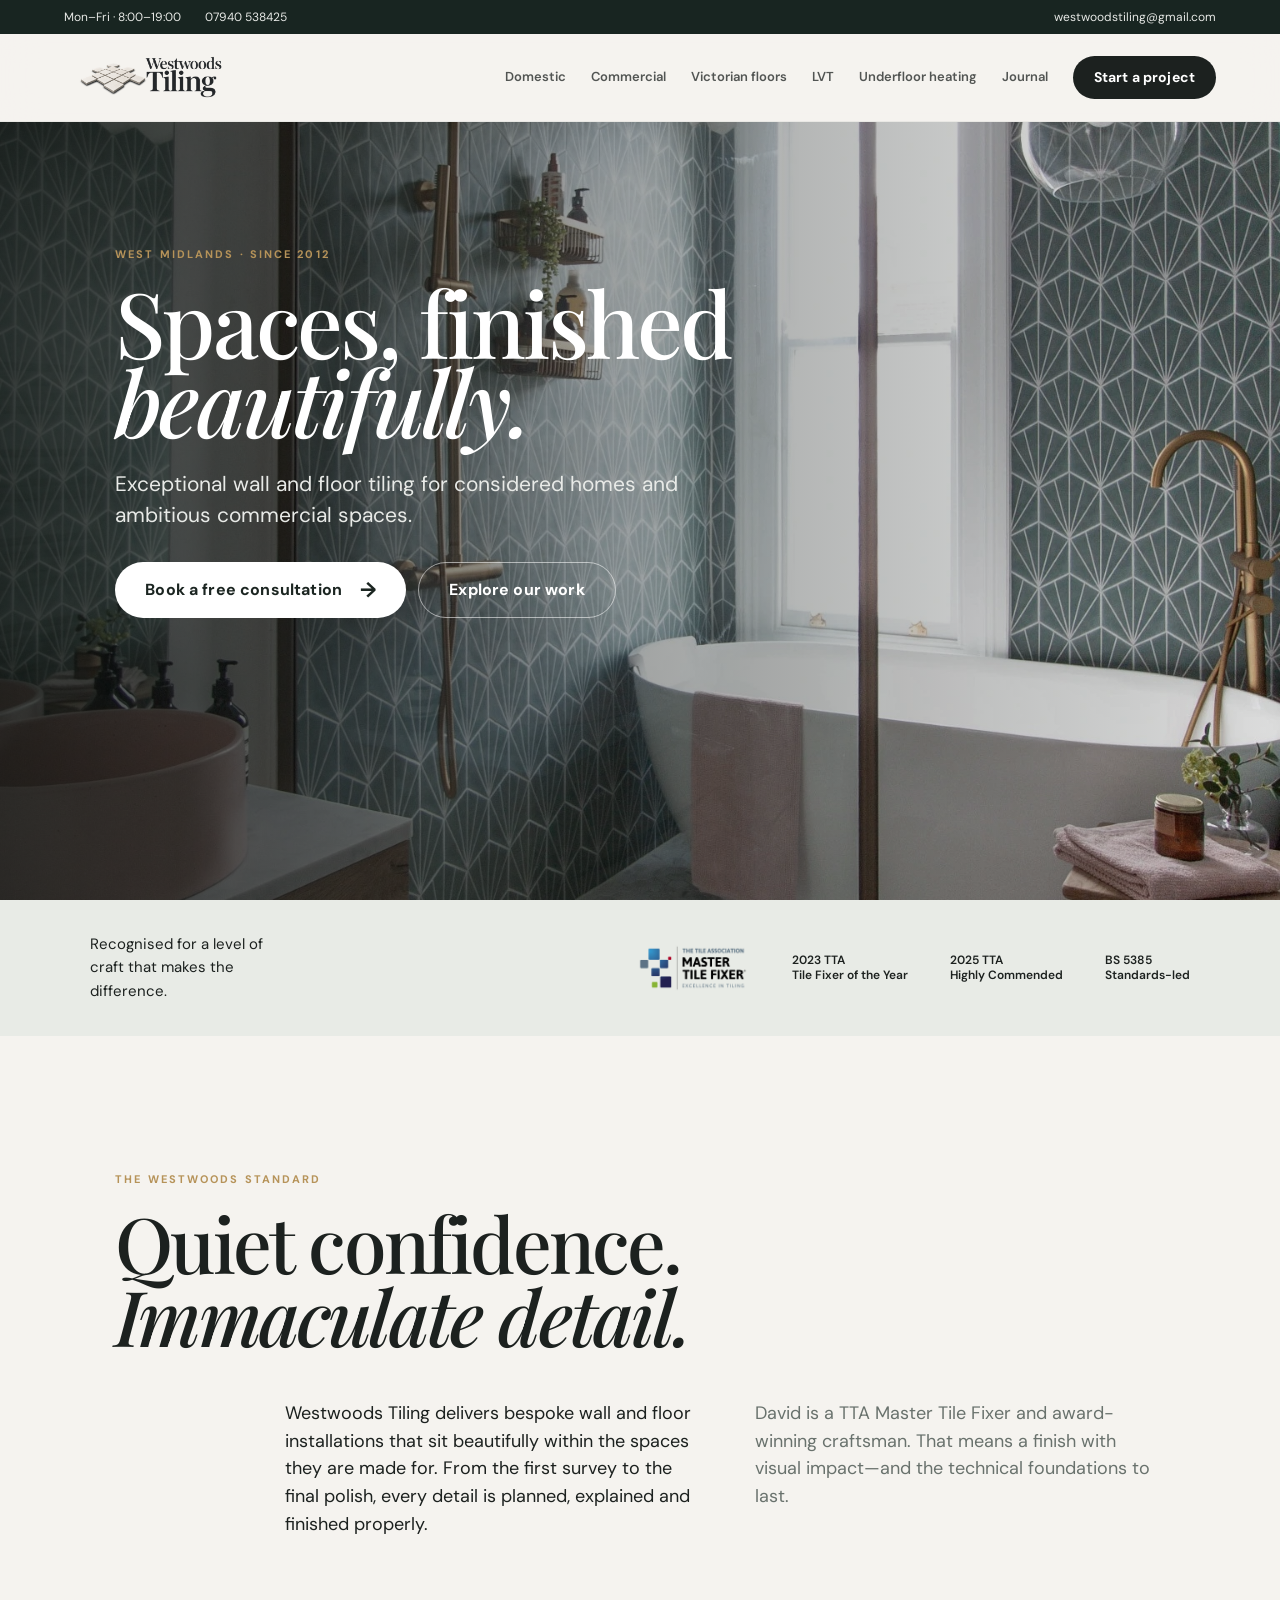
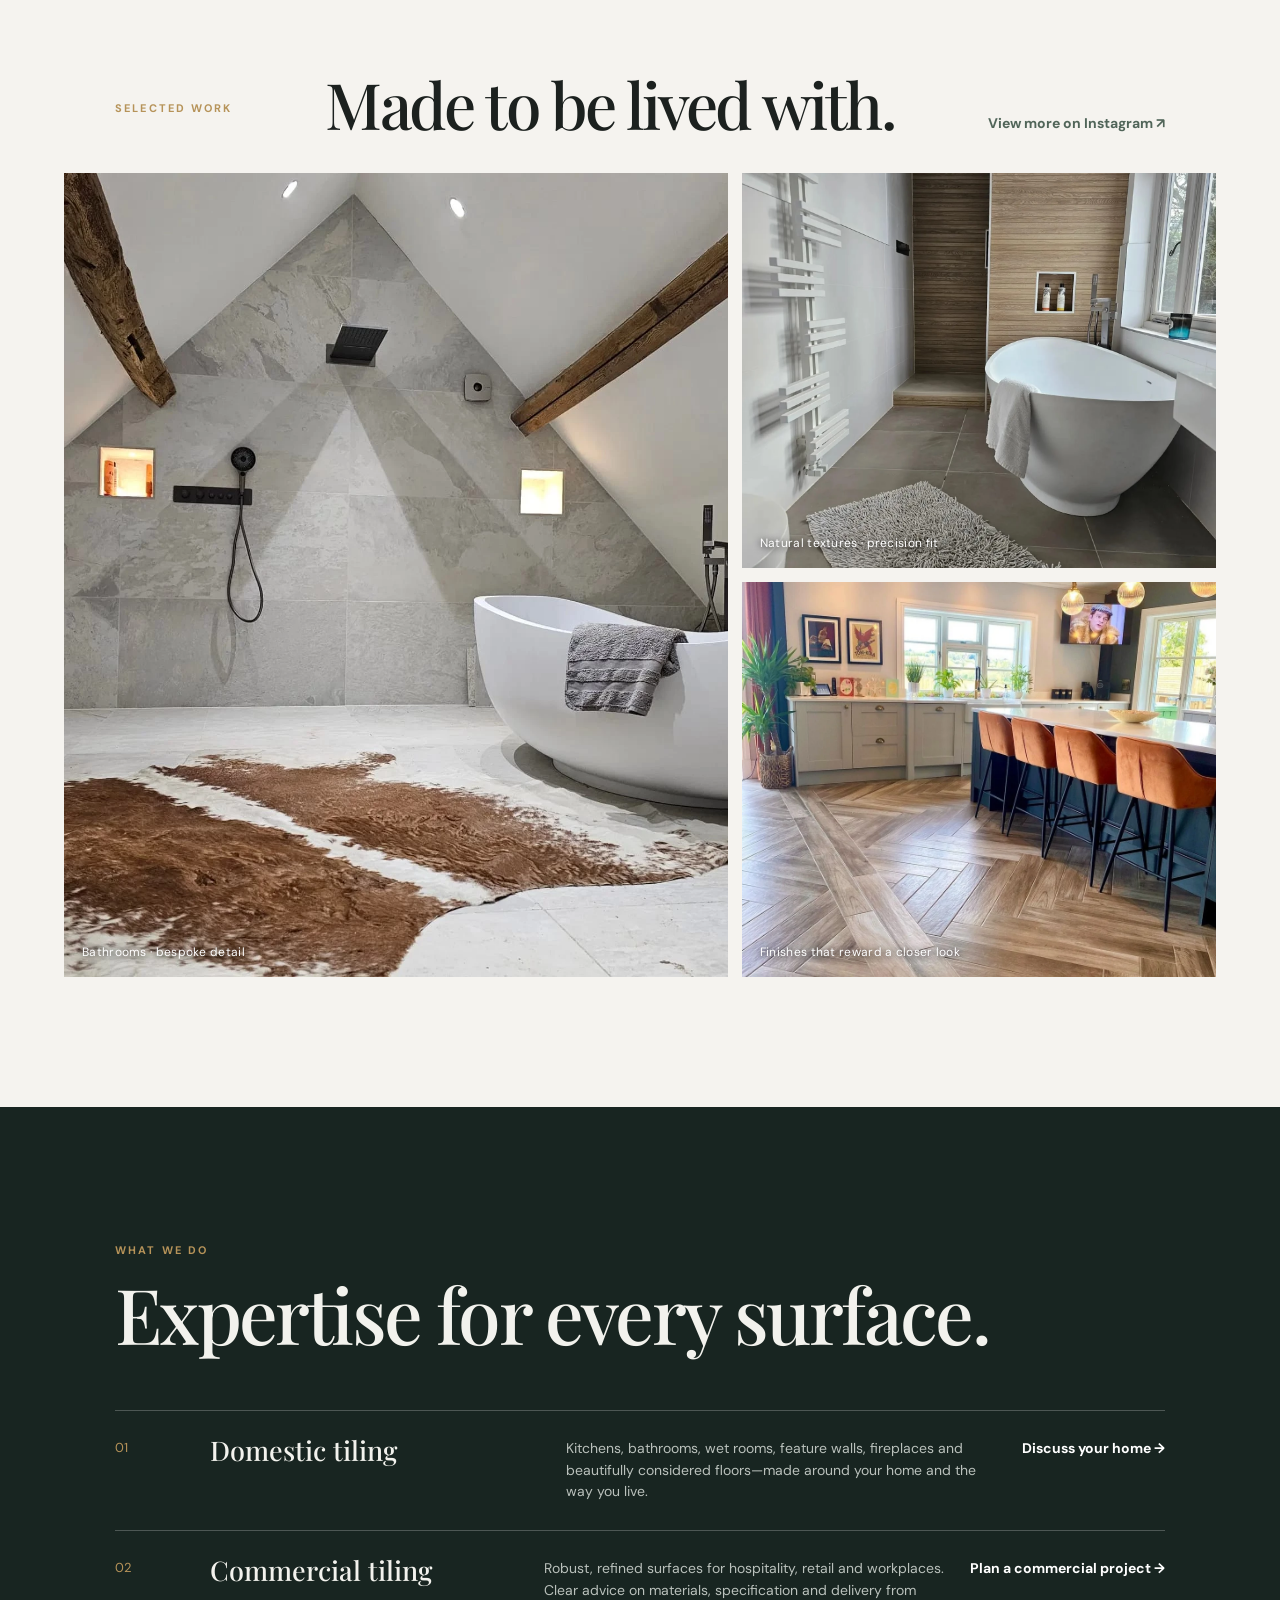
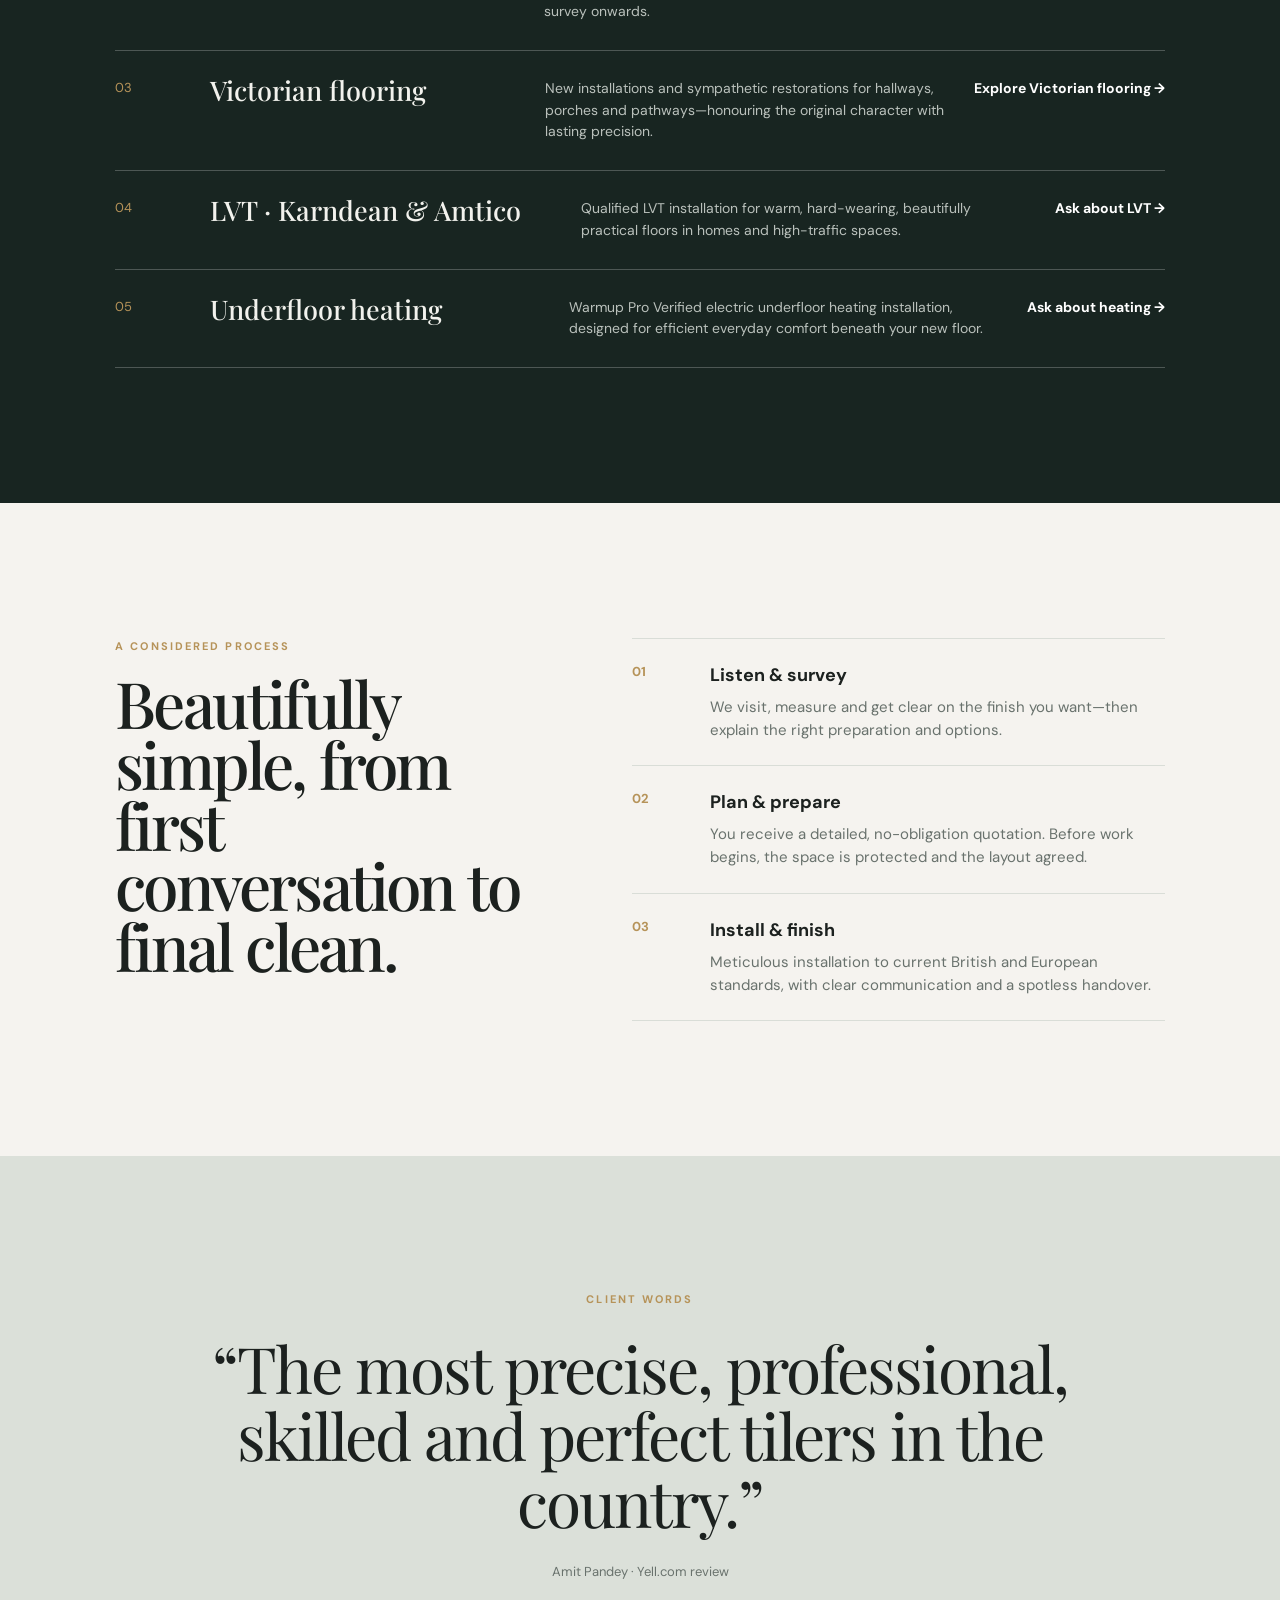
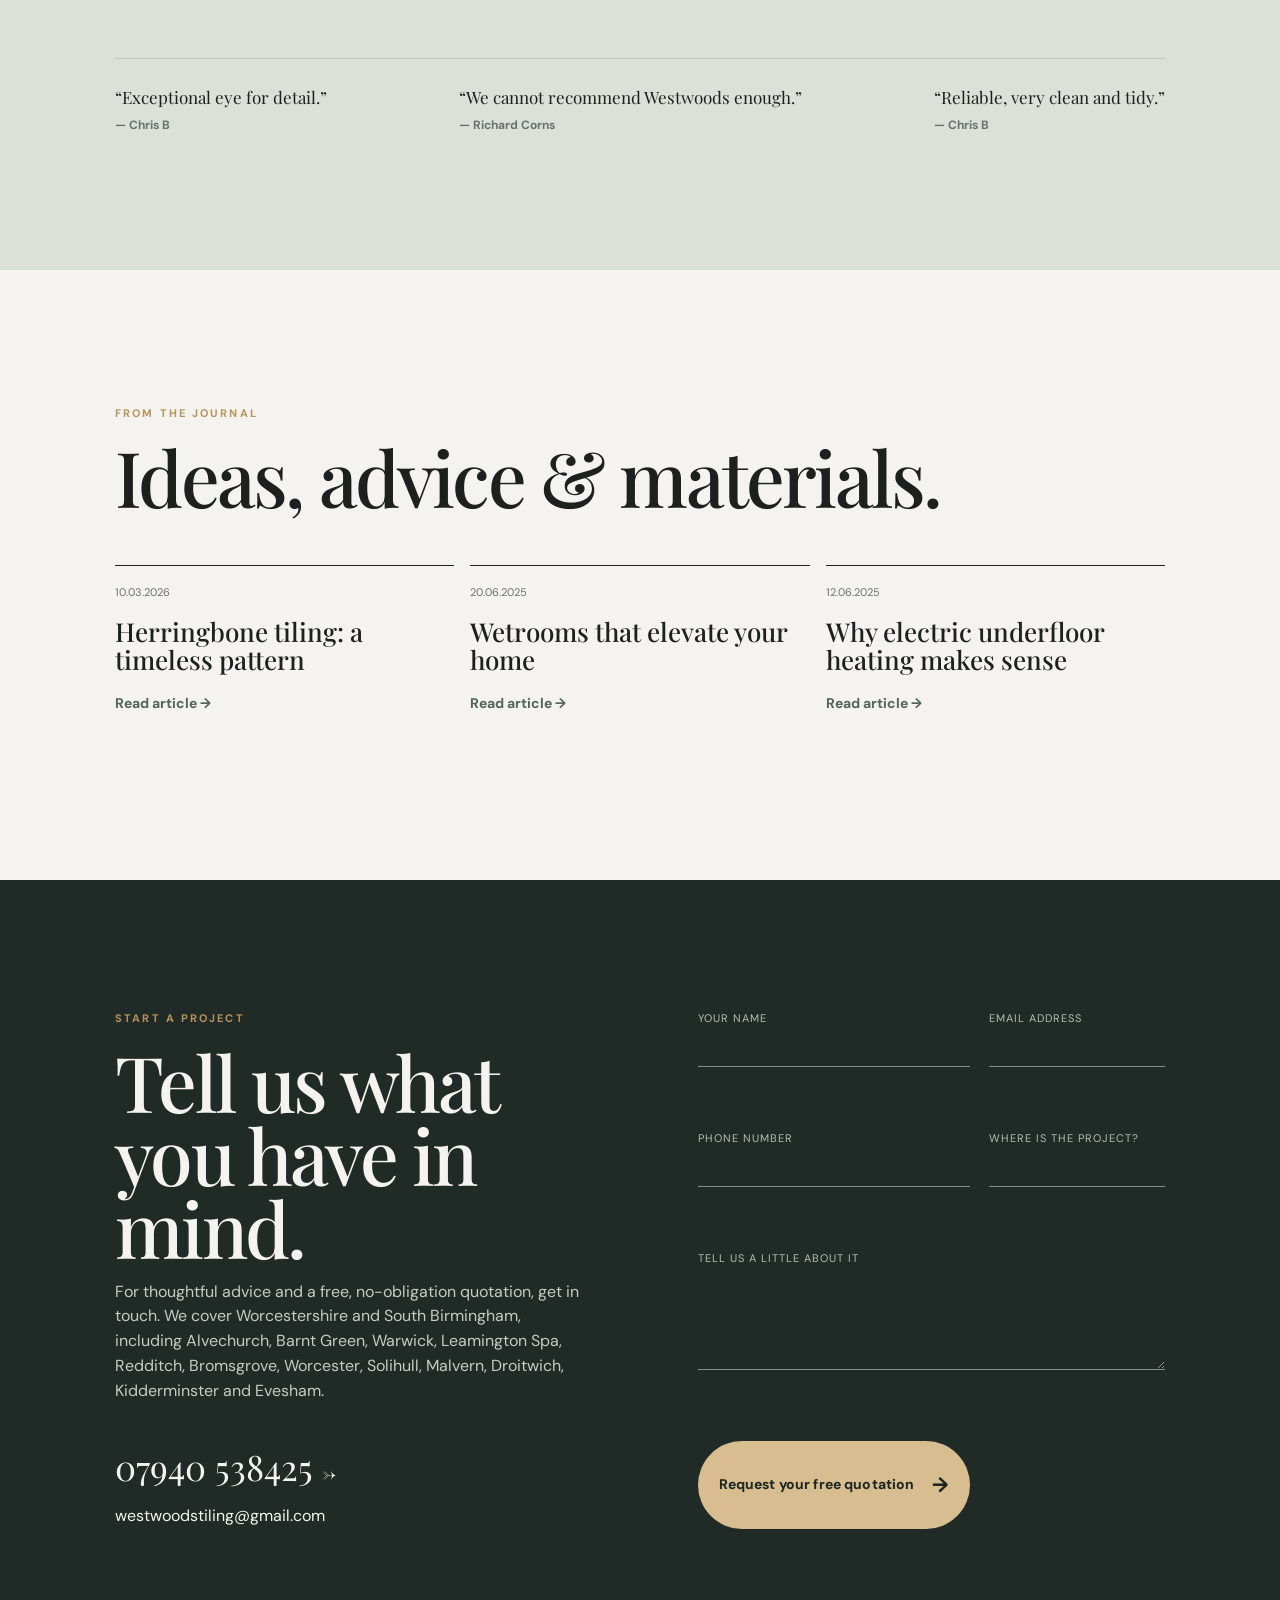
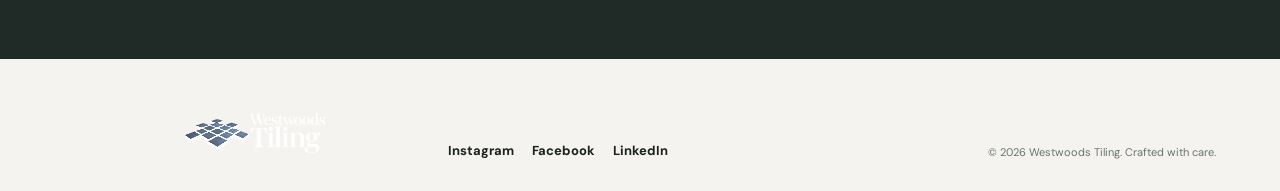
<file: index.html>
<!doctype html>
<html lang="en-GB">
<head>
  <meta charset="utf-8"><meta name="viewport" content="width=device-width,initial-scale=1">
  <meta name="description" content="Award-winning bespoke wall and floor tiling across Worcestershire and South Birmingham."><meta http-equiv="Cache-Control" content="no-cache, no-store, must-revalidate">
  <title>Westwoods Tiling | Award-winning craftsmanship</title>
  <link rel="preconnect" href="https://fonts.googleapis.com"><link rel="preconnect" href="https://fonts.gstatic.com" crossorigin>
  <link href="https://fonts.googleapis.com/css2?family=DM+Sans:wght@400;500;600;700&family=Playfair+Display:wght@500;600&display=swap" rel="stylesheet">
  <link rel="stylesheet" href="assets/styles.css?v=20260831-5">
</head>
<body>
  <div class="utility"><span>Mon–Fri · 8:00–19:00</span><a href="tel:07940538425">07940 538425</a><a href="mailto:westwoodstiling@gmail.com">westwoodstiling@gmail.com</a></div>
  <header><a class="brand" href="#top" aria-label="Westwoods Tiling home"><img src="assets/images/westwoods-wordmark-premium.png" alt="Westwoods Tiling"></a><button class="menu" aria-expanded="false" aria-controls="nav">Menu <i></i></button><nav id="nav"><a href="domestic.html">Domestic</a><a href="commercial.html">Commercial</a><a href="victorian.html">Victorian floors</a><a href="lvt.html">LVT</a><a href="heating.html">Underfloor heating</a><a href="blog.html">Journal</a><a href="contact.html" class="nav-cta">Start a project</a></nav></header>
  <main id="top">
    <section class="hero"><img src="assets/images/hero.webp" alt="A beautifully tiled bathroom by Westwoods Tiling"><div class="hero-shade"></div><div class="hero-copy"><p class="eyebrow">West Midlands · Since 2012</p><h1>Spaces, finished <em>beautifully.</em></h1><p>Exceptional wall and floor tiling for considered homes and ambitious commercial spaces.</p><div class="actions"><a class="button primary" href="#contact">Book a free consultation <span>→</span></a><a class="button ghost" href="#work">Explore our work</a></div></div><div class="scroll">Scroll to discover <span>↓</span></div></section>
    <section class="proof"><p>Recognised for a level of craft that makes the difference.</p><div><img src="assets/images/master-tile-fixer.png" alt="TTA Master Tile Fixer"><b>2023 TTA<br>Tile Fixer of the Year</b><b>2025 TTA<br>Highly Commended</b><b>BS 5385<br>Standards-led</b></div></section>
    <section class="intro"><p class="eyebrow">The Westwoods standard</p><h2>Quiet confidence.<br><em>Immaculate detail.</em></h2><div class="split"><p>Westwoods Tiling delivers bespoke wall and floor installations that sit beautifully within the spaces they are made for. From the first survey to the final polish, every detail is planned, explained and finished properly.</p><p>David is a TTA Master Tile Fixer and award-winning craftsman. That means a finish with visual impact—and the technical foundations to last.</p></div></section>
    <section class="work" id="work"><div class="section-head"><p class="eyebrow">Selected work</p><h2>Made to be lived with.</h2><a href="https://www.instagram.com/westwoodstiling" target="_blank" rel="noopener">View more on Instagram ↗</a></div><div class="gallery"><figure class="large"><img src="assets/images/loft.webp" alt="Loft bathroom tiling project"><figcaption>Bathrooms · bespoke detail</figcaption></figure><figure><img src="assets/images/wood.webp" alt="Wood effect tiled bathroom"><figcaption>Natural textures · precision fit</figcaption></figure><figure><img src="assets/images/work.webp" alt="Detailed tiling installation"><figcaption>Finishes that reward a closer look</figcaption></figure></div></section>
    <section class="services"><p class="eyebrow">What we do</p><h2>Expertise for every surface.</h2><div class="service-grid">
      <article id="domestic"><span>01</span><h3>Domestic tiling</h3><p>Kitchens, bathrooms, wet rooms, feature walls, fireplaces and beautifully considered floors—made around your home and the way you live.</p><a href="#contact">Discuss your home →</a></article>
      <article id="commercial"><span>02</span><h3>Commercial tiling</h3><p>Robust, refined surfaces for hospitality, retail and workplaces. Clear advice on materials, specification and delivery from survey onwards.</p><a href="#contact">Plan a commercial project →</a></article>
      <article id="victorian"><span>03</span><h3>Victorian flooring</h3><p>New installations and sympathetic restorations for hallways, porches and pathways—honouring the original character with lasting precision.</p><a href="#contact">Explore Victorian flooring →</a></article>
      <article id="lvt"><span>04</span><h3>LVT · Karndean &amp; Amtico</h3><p>Qualified LVT installation for warm, hard-wearing, beautifully practical floors in homes and high-traffic spaces.</p><a href="#contact">Ask about LVT →</a></article>
      <article id="heating"><span>05</span><h3>Underfloor heating</h3><p>Warmup Pro Verified electric underfloor heating installation, designed for efficient everyday comfort beneath your new floor.</p><a href="#contact">Ask about heating →</a></article>
    </div></section>
    <section class="process"><div><p class="eyebrow">A considered process</p><h2>Beautifully simple, from first conversation to final clean.</h2></div><ol><li><b>01</b><div><h3>Listen &amp; survey</h3><p>We visit, measure and get clear on the finish you want—then explain the right preparation and options.</p></div></li><li><b>02</b><div><h3>Plan &amp; prepare</h3><p>You receive a detailed, no-obligation quotation. Before work begins, the space is protected and the layout agreed.</p></div></li><li><b>03</b><div><h3>Install &amp; finish</h3><p>Meticulous installation to current British and European standards, with clear communication and a spotless handover.</p></div></li></ol></section>
    <section class="testimonial" id="testimonials"><p class="eyebrow">Client words</p><blockquote>“The most precise, professional, skilled and perfect tilers in the country.”</blockquote><p class="author">Amit Pandey · Yell.com review</p><div class="review-strip"><span>“Exceptional eye for detail.”<b>— Chris B</b></span><span>“We cannot recommend Westwoods enough.”<b>— Richard Corns</b></span><span>“Reliable, very clean and tidy.”<b>— Chris B</b></span></div></section>
    <section class="journal" id="journal"><p class="eyebrow">From the journal</p><h2>Ideas, advice &amp; materials.</h2><div class="journal-grid"><a href="#contact"><small>10.03.2026</small><h3>Herringbone tiling: a timeless pattern</h3><span>Read article →</span></a><a href="#contact"><small>20.06.2025</small><h3>Wetrooms that elevate your home</h3><span>Read article →</span></a><a href="#contact"><small>12.06.2025</small><h3>Why electric underfloor heating makes sense</h3><span>Read article →</span></a></div></section>
    <section class="contact" id="contact"><div><p class="eyebrow">Start a project</p><h2>Tell us what you have in mind.</h2><p>For thoughtful advice and a free, no-obligation quotation, get in touch. We cover Worcestershire and South Birmingham, including Alvechurch, Barnt Green, Warwick, Leamington Spa, Redditch, Bromsgrove, Worcester, Solihull, Malvern, Droitwich, Kidderminster and Evesham.</p><a href="tel:07940538425" class="call">07940 538425 <span>→</span></a><a href="mailto:westwoodstiling@gmail.com">westwoodstiling@gmail.com</a></div><form action="mailto:westwoodstiling@gmail.com" method="post" enctype="text/plain"><label>Your name<input required name="name" autocomplete="name"></label><label>Email address<input required type="email" name="email" autocomplete="email"></label><label>Phone number<input required type="tel" name="phone" autocomplete="tel"></label><label>Where is the project?<input name="location"></label><label>Tell us a little about it<textarea required name="notes" rows="4"></textarea></label><button class="button primary">Request your free quotation <span>→</span></button></form></section>
  </main>
  <footer><a class="brand" href="#top"><img src="assets/images/westwoods-wordmark-premium.png" alt="Westwoods Tiling"></a><div><a href="https://www.instagram.com/westwoodstiling" target="_blank" rel="noopener">Instagram</a><a href="https://www.facebook.com/westwoodstiling" target="_blank" rel="noopener">Facebook</a><a href="https://www.linkedin.com/in/david-westwood-88a6281a1" target="_blank" rel="noopener">LinkedIn</a></div><p>© <span id="year"></span> Westwoods Tiling. Crafted with care.</p></footer><script src="assets/main.js"></script>
</body></html>
</file>
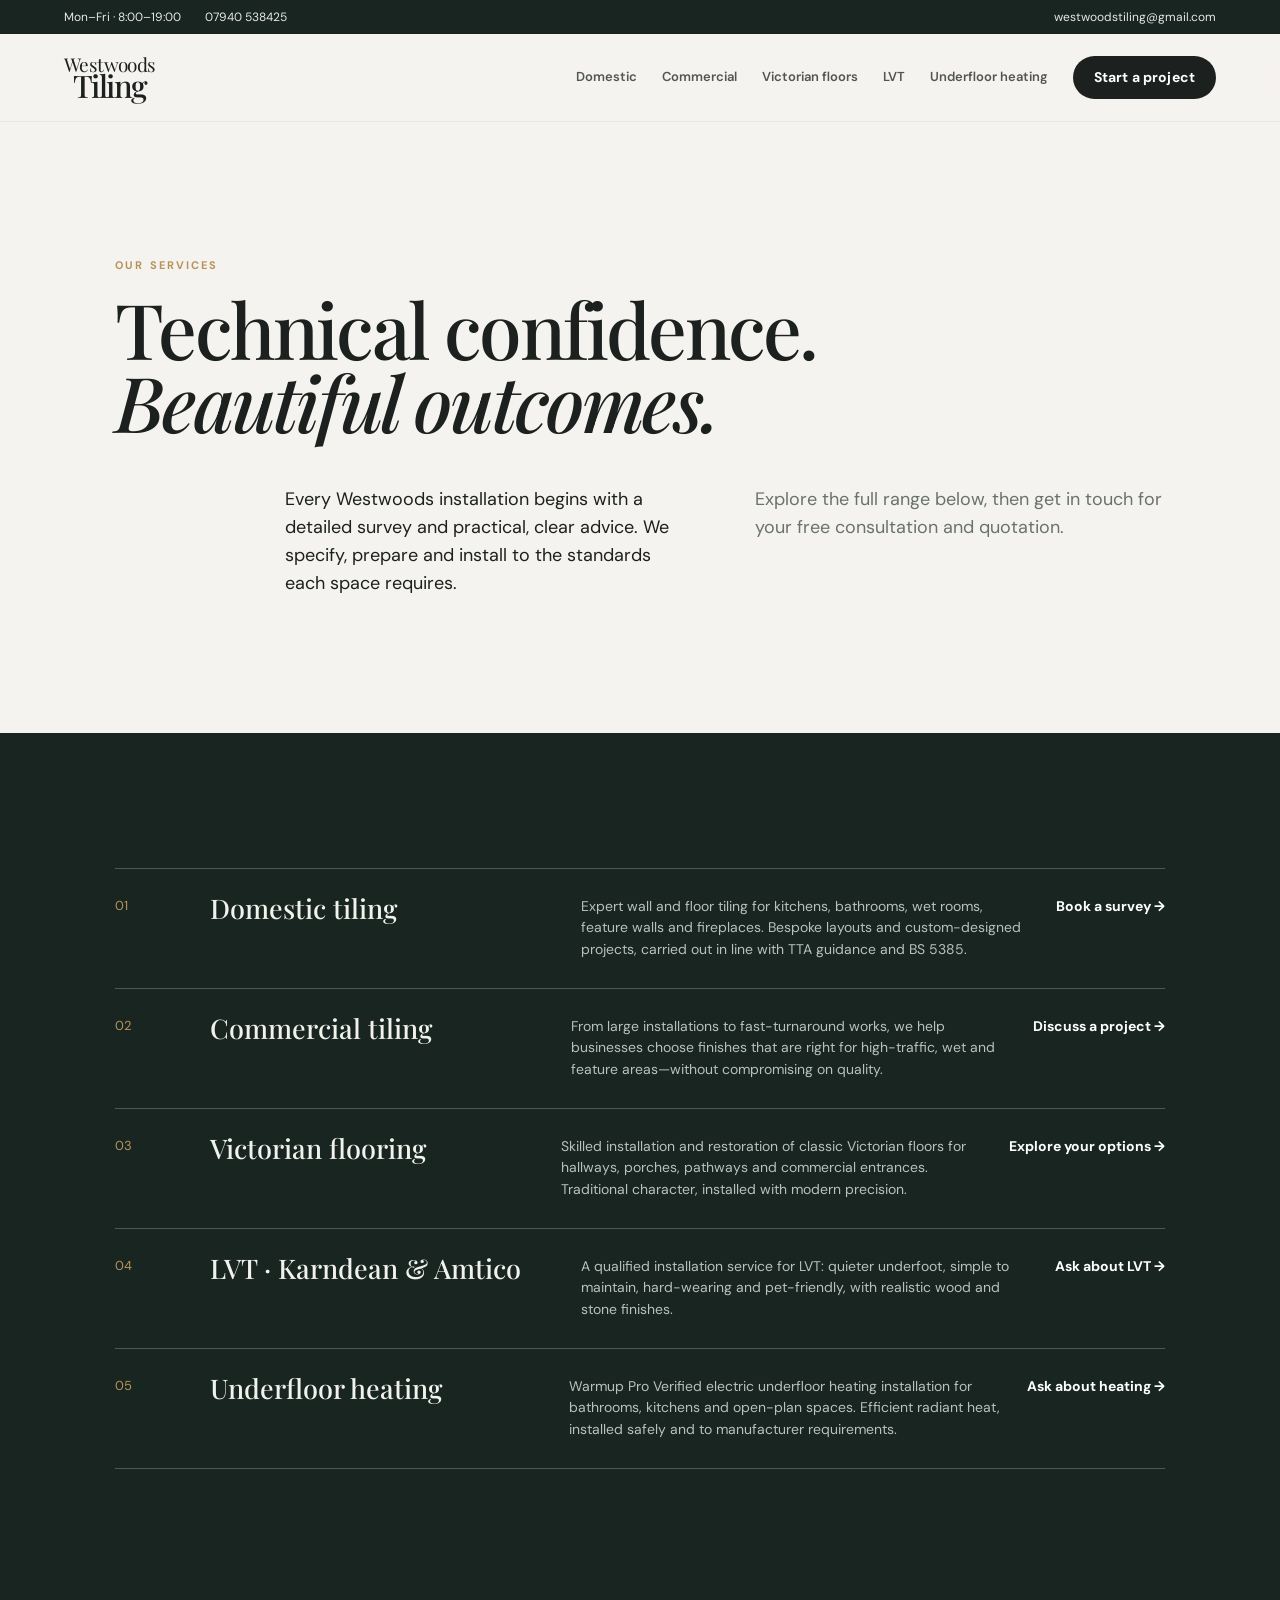
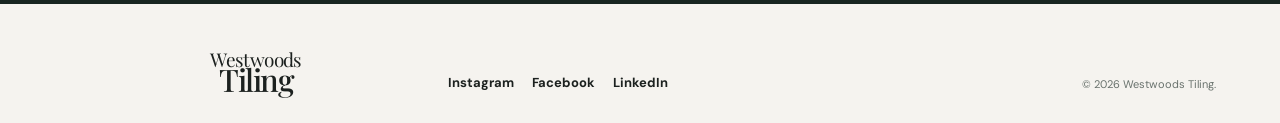
<file: services.html>
<!doctype html><html lang="en-GB"><head><meta charset="utf-8"><meta name="viewport" content="width=device-width,initial-scale=1"><title>Services | Westwoods Tiling</title><link rel="preconnect" href="https://fonts.googleapis.com"><link rel="preconnect" href="https://fonts.gstatic.com" crossorigin><link href="https://fonts.googleapis.com/css2?family=DM+Sans:wght@400;500;600;700&family=Playfair+Display:wght@500;600&display=swap" rel="stylesheet"><link rel="stylesheet" href="assets/styles.css"></head><body><div class="utility"><span>Mon–Fri · 8:00–19:00</span><a href="tel:07940538425">07940 538425</a><a href="mailto:westwoodstiling@gmail.com">westwoodstiling@gmail.com</a></div><header><a class="brand" href="index.html"><span>Westwoods</span><strong>Tiling</strong></a><nav><a href="#domestic">Domestic</a><a href="#commercial">Commercial</a><a href="#victorian">Victorian floors</a><a href="#lvt">LVT</a><a href="#heating">Underfloor heating</a><a href="index.html#contact" class="nav-cta">Start a project</a></nav></header><main><section class="intro"><p class="eyebrow">Our services</p><h2>Technical confidence.<br><em>Beautiful outcomes.</em></h2><div class="split"><p>Every Westwoods installation begins with a detailed survey and practical, clear advice. We specify, prepare and install to the standards each space requires.</p><p>Explore the full range below, then get in touch for your free consultation and quotation.</p></div></section><section class="services"><div class="service-grid"><article id="domestic"><span>01</span><h3>Domestic tiling</h3><p>Expert wall and floor tiling for kitchens, bathrooms, wet rooms, feature walls and fireplaces. Bespoke layouts and custom-designed projects, carried out in line with TTA guidance and BS 5385.</p><a href="index.html#contact">Book a survey →</a></article><article id="commercial"><span>02</span><h3>Commercial tiling</h3><p>From large installations to fast-turnaround works, we help businesses choose finishes that are right for high-traffic, wet and feature areas—without compromising on quality.</p><a href="index.html#contact">Discuss a project →</a></article><article id="victorian"><span>03</span><h3>Victorian flooring</h3><p>Skilled installation and restoration of classic Victorian floors for hallways, porches, pathways and commercial entrances. Traditional character, installed with modern precision.</p><a href="index.html#contact">Explore your options →</a></article><article id="lvt"><span>04</span><h3>LVT · Karndean &amp; Amtico</h3><p>A qualified installation service for LVT: quieter underfoot, simple to maintain, hard-wearing and pet-friendly, with realistic wood and stone finishes.</p><a href="index.html#contact">Ask about LVT →</a></article><article id="heating"><span>05</span><h3>Underfloor heating</h3><p>Warmup Pro Verified electric underfloor heating installation for bathrooms, kitchens and open-plan spaces. Efficient radiant heat, installed safely and to manufacturer requirements.</p><a href="index.html#contact">Ask about heating →</a></article></div></section></main><footer><a class="brand" href="index.html"><span>Westwoods</span><strong>Tiling</strong></a><div><a href="https://www.instagram.com/westwoodstiling" target="_blank" rel="noopener">Instagram</a><a href="https://www.facebook.com/westwoodstiling" target="_blank" rel="noopener">Facebook</a><a href="https://www.linkedin.com/in/david-westwood-88a6281a1" target="_blank" rel="noopener">LinkedIn</a></div><p>© 2026 Westwoods Tiling.</p></footer></body></html>
</file>
<file: assets/styles.css>
:root{--ink:#1c211f;--deep:#182521;--cream:#f5f3ef;--line:#d9ddd7;--muted:#69726d;--gold:#b69359}*{box-sizing:border-box}html{scroll-behavior:smooth}body{margin:0;background:var(--cream);color:var(--ink);font-family:'DM Sans',Arial,sans-serif;font-size:16px;line-height:1.55}a{color:inherit;text-decoration:none}.utility{height:34px;background:var(--deep);color:#e7e9e6;padding:0 5vw;display:flex;gap:24px;align-items:center;font-size:12px}.utility a:last-child{margin-left:auto}header{height:88px;padding:0 5vw;display:flex;justify-content:space-between;align-items:center;background:rgba(245,243,239,.93);backdrop-filter:blur(18px);position:sticky;top:0;z-index:10;border-bottom:1px solid rgba(28,33,31,.05)}.brand{font-family:'Playfair Display',serif;display:flex;flex-direction:column;line-height:.82;font-size:19px;letter-spacing:-.6px}.brand strong{font-size:31px;font-weight:500;letter-spacing:-1.5px}nav{display:flex;align-items:center;gap:25px;font-size:13px;font-weight:600}nav>a:not(.nav-cta){opacity:.75}nav>a:hover{opacity:1}.nav-cta,.button{display:inline-flex;align-items:center;justify-content:center;gap:24px;border-radius:999px;padding:13px 19px;font-size:14px;font-weight:700;border:0;cursor:pointer;transition:.25s}.nav-cta{background:var(--ink);color:white}.menu{display:none}.hero{height:calc(100svh - 122px);min-height:610px;position:relative;color:white;overflow:hidden}.hero>img{width:100%;height:100%;object-fit:cover;object-position:center 55%;filter:saturate(.74)}.hero-shade{position:absolute;inset:0;background:linear-gradient(90deg,rgba(10,16,14,.78) 0%,rgba(10,16,14,.39) 48%,rgba(10,16,14,.08))}.hero-copy{position:absolute;top:50%;left:9vw;max-width:760px;transform:translateY(-47%)}.eyebrow{text-transform:uppercase;letter-spacing:2.1px;font-size:11px;font-weight:700;color:var(--gold);margin:0 0 18px}.hero h1,h2{font-family:'Playfair Display',serif;font-weight:500;letter-spacing:-2.8px;line-height:.95;margin:0}.hero h1{font-size:clamp(56px,8vw,123px)}em{font-style:italic}.hero-copy>p:not(.eyebrow){font-size:19px;max-width:495px;margin:28px 0 32px;color:#e8eae7}.actions{display:flex;gap:12px;flex-wrap:wrap}.primary{background:#fff;color:#1b2521}.primary:hover{background:#d9c09a}.button span,.call span{font-size:21px;line-height:0}.ghost{border:1px solid rgba(255,255,255,.55);color:white}.ghost:hover{background:white;color:var(--ink)}.scroll{position:absolute;bottom:27px;left:9vw;font-size:11px;text-transform:uppercase;letter-spacing:1.7px}.scroll span{font-size:19px;margin-left:10px}.proof{padding:33px 7vw;background:#e8ebe6;display:flex;justify-content:space-between;align-items:center;gap:30px}.proof>p{font-size:15px;max-width:200px;margin:0}.proof>div{display:flex;align-items:center;gap:42px}.proof img{width:114px;height:50px;object-fit:contain;mix-blend-mode:multiply}.proof b{font-size:12px;font-weight:600;line-height:1.25}.intro,.services,.journal{padding:135px 9vw}.intro h2,.services h2,.journal h2,.contact h2{font-size:clamp(45px,6vw,82px)}.split{display:grid;grid-template-columns:1fr 1fr;gap:60px;max-width:880px;margin:48px 0 0 auto}.split p{font-size:18px;margin:0}.split p+ p{color:var(--muted)}.work{padding:0 5vw 130px}.section-head{display:flex;align-items:end;justify-content:space-between;margin:0 4vw 38px}.section-head h2{font-size:clamp(40px,5vw,68px)}.section-head a,.service-grid a,.journal span{color:#516559;font-weight:700;font-size:14px}.gallery{display:grid;grid-template-columns:1.4fr 1fr;gap:14px}.gallery figure{margin:0;height:395px;position:relative;overflow:hidden;background:#ddd}.gallery .large{grid-row:span 2;height:804px}.gallery img{height:100%;width:100%;object-fit:cover;transition:transform .7s}.gallery figure:hover img{transform:scale(1.04)}figcaption{position:absolute;bottom:15px;left:18px;color:white;font-size:12px;letter-spacing:.3px;text-shadow:0 1px 7px #000}.services{background:var(--deep);color:#f2f2ed}.services h2{margin-bottom:60px}.service-grid{border-top:1px solid rgba(255,255,255,.23)}.service-grid article{display:grid;grid-template-columns:70px 1fr 1.3fr auto;gap:25px;padding:27px 0;border-bottom:1px solid rgba(255,255,255,.23);align-items:start}.service-grid span{color:var(--gold);font-size:13px}.service-grid h3{font-family:'Playfair Display',serif;font-size:27px;font-weight:500;margin:-8px 0 0}.service-grid p{margin:0;color:#bac1bc;font-size:14px;max-width:460px}.service-grid a{color:#fff;white-space:nowrap}.process{display:grid;grid-template-columns:.9fr 1.1fr;gap:80px;padding:135px 9vw}.process h2{font-size:clamp(40px,5vw,68px)}ol{list-style:none;padding:0;margin:0}ol li{display:grid;grid-template-columns:60px 1fr;gap:18px;padding:23px 0;border-top:1px solid var(--line)}ol li:last-child{border-bottom:1px solid var(--line)}ol b{color:var(--gold);font-size:13px}ol h3{margin:0 0 6px;font-size:18px}ol p{margin:0;color:var(--muted);font-size:15px}.testimonial{background:#dbe0d9;text-align:center;padding:135px 9vw}.testimonial blockquote{font-family:'Playfair Display',serif;font-size:clamp(35px,5vw,68px);line-height:1.05;letter-spacing:-2px;max-width:1000px;margin:26px auto}.author{font-size:13px;color:var(--muted)}.review-strip{display:flex;justify-content:space-between;gap:20px;border-top:1px solid #bdc5bc;margin-top:76px;padding-top:25px;text-align:left}.review-strip span{font-family:'Playfair Display',serif;font-size:17px}.review-strip b{display:block;font-family:'DM Sans';font-size:12px;color:var(--muted);margin-top:6px}.journal-grid{display:grid;grid-template-columns:repeat(3,1fr);gap:16px;margin-top:52px}.journal-grid a{border-top:1px solid var(--ink);padding:18px 0 30px;min-height:180px;display:flex;flex-direction:column;align-items:start}.journal-grid small{font-size:11px;color:var(--muted)}.journal-grid h3{font-family:'Playfair Display',serif;font-size:26px;line-height:1.1;font-weight:500;margin:17px 0}.journal-grid span{margin-top:auto}.contact{background:#202b27;color:#f5f3ef;display:grid;grid-template-columns:1fr 1fr;gap:9vw;padding:130px 9vw}.contact>div>p:not(.eyebrow){color:#c5ccc5;max-width:520px}.contact .call{font-family:'Playfair Display',serif;font-size:35px;display:block;margin:36px 0 10px}.contact form{display:grid;grid-template-columns:1fr 1fr;gap:19px}.contact label{font-size:11px;text-transform:uppercase;letter-spacing:1px;color:#b4beb5}.contact input,.contact textarea{display:block;width:100%;background:transparent;border:0;border-bottom:1px solid #829088;padding:9px 0;color:white;font:16px 'DM Sans';outline:none}.contact label:last-of-type{grid-column:span 2}.contact form button{justify-self:start;margin-top:8px}.contact .primary{background:#d8bd90}footer{padding:48px 5vw 30px;display:grid;grid-template-columns:1fr 1fr 1fr;align-items:end}footer div{display:flex;gap:18px;font-size:13px;font-weight:700}footer p{font-size:11px;color:var(--muted);text-align:right;margin:0}
@media(max-width:800px){.utility{padding:0 20px;gap:14px}.utility span,.utility a:last-child{display:none}header{height:73px;padding:0 20px}.menu{display:flex;border:0;background:transparent;gap:9px;font:600 13px 'DM Sans';align-items:center}.menu i,.menu i:after{height:1px;width:16px;background:var(--ink);display:block;content:'';position:relative}.menu i:after{position:absolute;top:5px}nav{display:none;position:absolute;top:73px;left:0;right:0;background:var(--cream);padding:12px 20px 22px;box-shadow:0 16px 25px #1c211f12;flex-direction:column;align-items:start;gap:17px}nav.open{display:flex}.hero{height:calc(100svh - 107px);min-height:600px}.hero-copy{left:24px;right:24px}.hero h1{font-size:60px;letter-spacing:-2px}.hero-copy>p:not(.eyebrow){font-size:16px}.scroll{left:24px}.proof{padding:26px 24px;display:block}.proof>p{max-width:none;margin-bottom:20px}.proof>div{gap:14px;justify-content:space-between}.proof img{width:91px}.proof b{font-size:10px}.intro,.services,.journal{padding:80px 24px}.split,.process,.contact{display:block}.split{margin-top:30px}.split p{font-size:16px;margin:0 0 20px}.work{padding:0 12px 80px}.section-head{margin:0 12px 30px;display:block}.section-head h2{margin-bottom:17px}.gallery{grid-template-columns:1fr 1fr;gap:8px}.gallery figure{height:235px}.gallery .large{height:480px;grid-column:span 2;grid-row:auto}.service-grid article{grid-template-columns:35px 1fr;gap:12px;padding:24px 0}.service-grid p,.service-grid a{grid-column:2}.service-grid h3{font-size:24px}.process{padding:80px 24px}.process>div{margin-bottom:44px}.testimonial{padding:80px 24px}.testimonial blockquote{letter-spacing:-1px}.review-strip{display:block;margin-top:45px}.review-strip span{display:block;margin:0 0 22px}.journal-grid{display:block;margin-top:30px}.journal-grid a{min-height:145px}.contact{padding:80px 24px}.contact>div{margin-bottom:48px}.contact .call{font-size:29px}.contact form{display:block}.contact label{display:block;margin-bottom:20px}.contact form button{width:100%}footer{padding:35px 24px;display:block}footer div{margin:26px 0}footer p{text-align:left}.contact h2{font-size:48px}}
.page-hero{min-height:670px;position:relative;color:#fff;display:flex;align-items:end;padding:9vw;overflow:hidden}.page-hero>img{position:absolute;inset:0;width:100%;height:100%;object-fit:cover;filter:brightness(.52) saturate(.75)}.page-hero>div{position:relative;max-width:780px}.page-hero h1{font-size:clamp(52px,7vw,104px);font-family:'Playfair Display',serif;line-height:.94;letter-spacing:-3px;margin:0}.page-hero div>p:not(.eyebrow){max-width:620px;font-size:18px;margin:25px 0 30px}.page-copy{padding:120px 18vw;max-width:1200px}.page-copy h2{font-size:clamp(39px,5vw,70px);margin:0 0 30px}.page-copy>p:not(.eyebrow){font-size:21px;line-height:1.55;color:#56615b;max-width:800px}.page-copy .call{font-family:'Playfair Display',serif;font-size:42px;display:block;margin:35px 0 10px}@media(max-width:800px){.page-hero{min-height:580px;padding:34px 24px}.page-hero h1{letter-spacing:-2px}.page-copy{padding:75px 24px}.page-copy>p:not(.eyebrow){font-size:18px}}
.page-hero-copy{z-index:1}.page-intro{padding:145px 9vw;display:grid;grid-template-columns:1fr 1.1fr;gap:90px}.page-intro h2,.page-showcase h2,.page-cta h2{font-size:clamp(46px,5.8vw,84px);font-family:'Playfair Display',serif;line-height:.96;letter-spacing:-2.5px;margin:0}.page-intro>div>p{font-size:20px;color:var(--muted);margin:3px 0 35px}.page-intro>div>a{font-weight:700;color:#526b59}.page-intro>div>a span{font-size:20px;margin-left:7px}.page-showcase{display:grid;grid-template-columns:1fr 1fr;background:#e1e5df}.page-showcase-copy{padding:11vw 9vw}.page-showcase-copy>p:not(.eyebrow){font-size:17px;color:#59645e;max-width:410px;margin:30px 0}.dark{background:var(--deep);color:#fff}.page-image-stack{height:650px;position:relative}.page-image-stack img{width:100%;height:100%;object-fit:cover}.page-image-stack small{position:absolute;bottom:18px;left:20px;color:#fff;letter-spacing:1px;font-size:10px;text-transform:uppercase}.page-steps{background:var(--deep);color:#fff;padding:115px 9vw}.page-steps>div{display:grid;grid-template-columns:repeat(3,1fr);margin-top:54px;border-top:1px solid #738078}.page-steps article{padding:27px 30px 20px 0;border-right:1px solid #738078}.page-steps article+article{padding-left:30px}.page-steps article:last-child{border:0}.page-steps b{color:var(--gold);font-size:13px}.page-steps h3{font:500 28px 'Playfair Display';margin:30px 0 8px}.page-steps p{color:#c2cbc4;max-width:250px;font-size:14px}.page-cta{text-align:center;padding:135px 20px;background:#d7c098}.page-cta .eyebrow{color:#5a4931}.page-cta h2{margin-bottom:37px}.page-cta>p{font-size:13px;margin-top:24px}.page-cta>p a{text-decoration:underline;font-weight:700}@media(max-width:800px){.page-intro{display:block;padding:80px 24px}.page-intro h2{margin-bottom:34px}.page-intro>div>p{font-size:17px}.page-showcase{display:block}.page-showcase-copy{padding:80px 24px}.page-image-stack{height:430px}.page-steps{padding:80px 24px}.page-steps>div{display:block}.page-steps article,.page-steps article+article{padding:24px 0;border-right:0;border-bottom:1px solid #738078}.page-cta{padding:85px 20px}.page-cta h2{letter-spacing:-1.7px}}
body{-webkit-font-smoothing:antialiased;text-rendering:geometricPrecision}.brand{display:flex;align-items:center}.brand img{display:block;width:154px;height:auto}.nav-cta,.button{gap:18px;padding:13px 21px;font-size:14px;font-weight:700;letter-spacing:.01em;line-height:1.25;transition:background-color .2s,color .2s,border-color .2s;white-space:nowrap;-webkit-font-smoothing:antialiased}footer .brand img{filter:invert(1) brightness(4);opacity:.95}@media(max-width:800px){.brand img{width:132px}}
body{text-rendering:auto}.brand img{width:176px;max-height:54px;object-fit:contain}.hero-copy{top:31%;transform:none}.button,.nav-cta{font-family:'DM Sans',Arial,sans-serif;text-rendering:auto;filter:none;backdrop-filter:none;transform:none}@media(max-width:800px){.brand img{width:148px}.hero-copy{top:28%}}
@media(min-width:801px){.hero-copy{top:14%;transform:none}.hero h1{font-size:clamp(52px,7vw,90px)}}.review-wall{padding:130px 9vw;background:#f1eee8}.review-wall h2{font:500 clamp(45px,5vw,76px)/.98 'Playfair Display';letter-spacing:-2px;margin:0 0 58px}.review-grid{display:grid;grid-template-columns:repeat(3,1fr);gap:16px}.review-grid article{background:#fff;padding:32px;min-height:265px;display:flex;flex-direction:column}.review-grid q{font:500 22px/1.2 'Playfair Display';letter-spacing:-.6px}.review-grid b{margin-top:auto;padding-top:26px;font-size:13px}.review-grid small{font-size:11px;color:var(--muted);margin-top:4px}@media(max-width:800px){.review-wall{padding:75px 24px}.review-grid{display:block}.review-grid article{min-height:0;margin-bottom:10px}.review-grid q{font-size:20px}}
@media(min-width:801px){.hero-copy{top:13%}.hero h1{font-size:clamp(48px,5.5vw,76px);line-height:.94}.hero-copy>p:not(.eyebrow){margin:18px 0 22px;font-size:17px}.scroll{display:none}}
@media(min-width:801px){.hero-copy{top:14%;max-width:900px}.hero h1{font-size:clamp(60px,6vw,100px);line-height:.91}.hero-copy>p:not(.eyebrow){max-width:590px;margin:24px 0 28px;font-size:19px;line-height:1.45}.hero-copy .button{font-size:15px;padding:15px 25px}}
@media(min-width:1200px){.hero-copy{top:16%;max-width:1020px}.hero h1{font-size:clamp(78px,7.1vw,128px);line-height:.88}.hero-copy>p:not(.eyebrow){max-width:650px;font-size:21px;margin:28px 0 32px}.hero-copy .button{font-size:16px;padding:17px 30px}}
</file>
